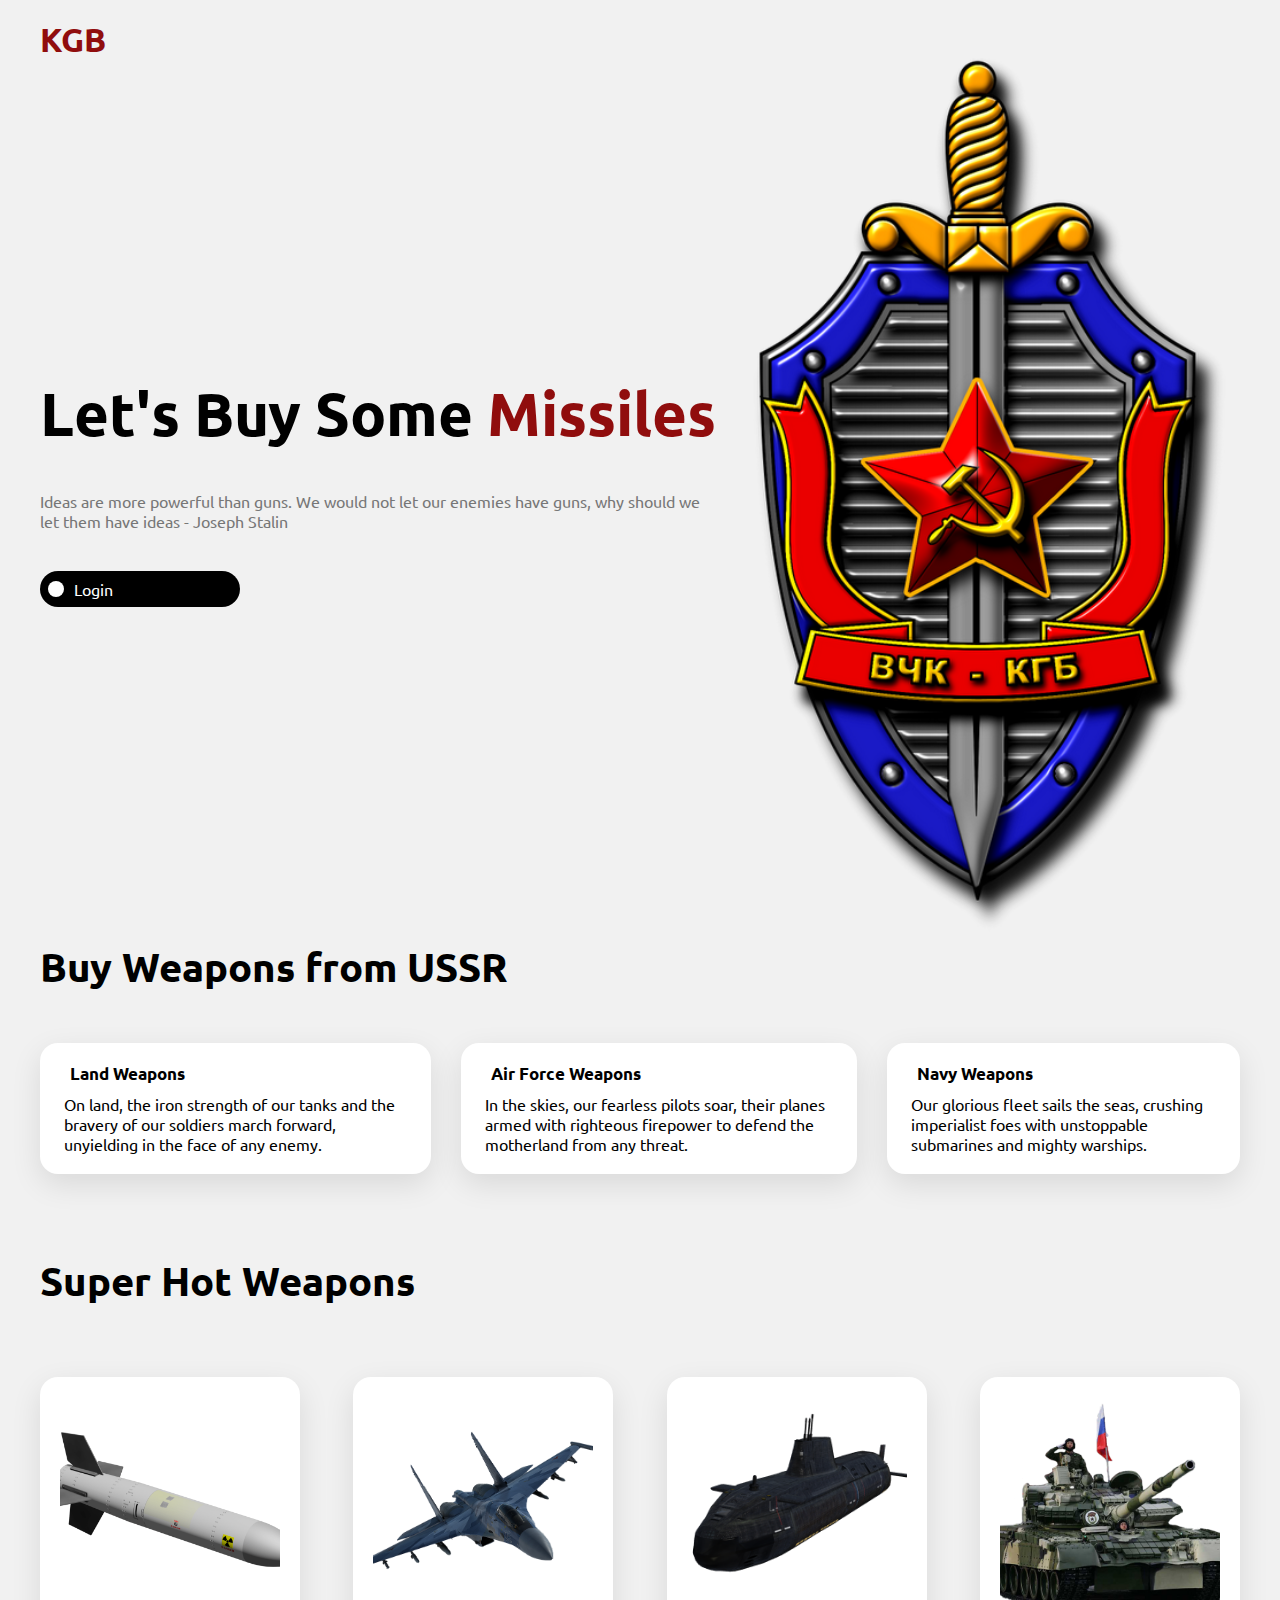
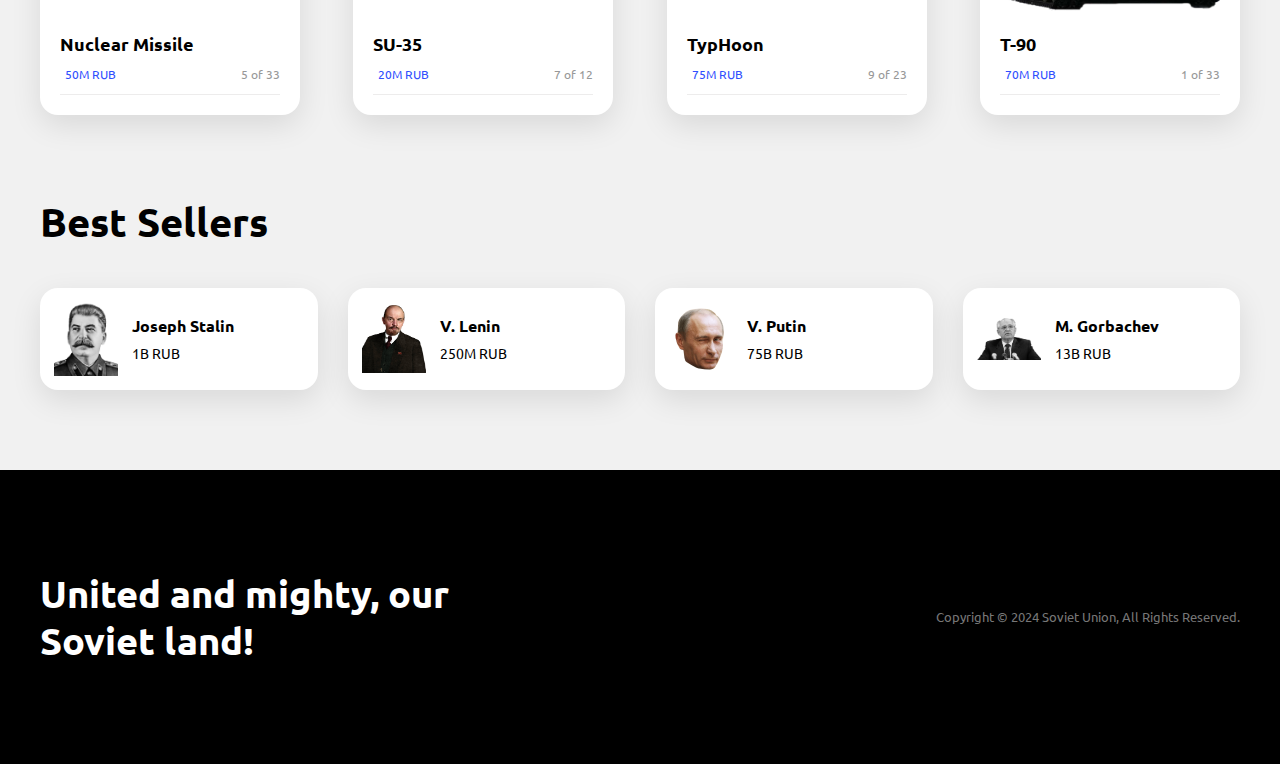
<file: index.html>
<!DOCTYPE html>
<html lang="en">

<head>
    <meta charset="UTF-8">
    <meta name="viewport" content="width=device-width, initial-scale=1.0">
    <link rel="stylesheet" href="homepage-style.css">
    <title>KGB Weapons Stock</title>
</head>

<body>
    <nav>
        <a href="index.html" class="logo">KGB</a>
    </nav>

    <header>
        <div class="left">
            <h1>Let's Buy Some <span>Missiles</span></h1>
            <p>Ideas are more powerful than guns. We would not let our enemies have guns, why should we let them have ideas - Joseph Stalin
            </p>
            <a href="login-page.html">
                <i class='bx bx-basket'></i>
                <span>Login</span>
            </a>
        </div>
        <img src="home-images/header.png">
    </header>

    <h2 class="separator">
        Buy Weapons from USSR
    </h2>

    <div class="sell-nft">
        <div class="item">
            <div class="header">
                <i class='bx bx-wallet-alt'></i>
                <h5>Land Weapons</h5>
            </div>
            <p>On land, the iron strength of our tanks and the bravery of our soldiers march forward, unyielding in the face of any enemy.</p>
        </div>
        <div class="item">
            <div class="header">
                <i class='bx bx-cart-alt'></i>
                <h5>Air Force Weapons</h5>
            </div>
            <p>In the skies, our fearless pilots soar, their planes armed with righteous firepower to defend the motherland from any threat.</p>
        </div>
        <div class="item">
            <div class="header">
                <i class='bx bx-grid-alt'></i>
                <h5>Navy Weapons</h5>
            </div>
            <p>Our glorious fleet sails the seas, crushing imperialist foes with unstoppable submarines and mighty warships.</p>
        </div>
    </div>

    <h2 class="separator">
        Super Hot Weapons
    </h2>

    <div class="nft-shop">

        <div class="nft-list">
            <div class="item">
                <img src="home-images/item-1.png">
                <div class="info">
                    <div>
                        <h5>Nuclear Missile</h5>
                        <div class="btc">
                            <i class='bx bxl-bitcoin'></i>
                            <p>50M RUB</p>
                        </div>
                    </div>
                    <p>5 of 33</p>
                </div>
            </div>
            <div class="item">
                <img src="home-images/item-2.png">
                <div class="info">
                    <div>
                        <h5>SU-35</h5>
                        <div class="btc">
                            <i class='bx bxl-bitcoin'></i>
                            <p>20M RUB</p>
                        </div>
                    </div>
                    <p>7 of 12</p>
                </div>
            </div>
            <div class="item">
                <img src="home-images/item-3.png">
                <div class="info">
                    <div>
                        <h5>TypHoon</h5>
                        <div class="btc">
                            <i class='bx bxl-bitcoin'></i>
                            <p>75M RUB</p>
                        </div>
                    </div>
                    <p>9 of 23</p>
                </div>
            </div>
            <div class="item">
                <img src="home-images/item-4.png">
                <div class="info">
                    <div>
                        <h5>T-90</h5>
                        <div class="btc">
                            <i class='bx bxl-bitcoin'></i>
                            <p>70M RUB</p>
                        </div>
                    </div>
                    <p>1 of 33</p>
                </div>
            </div>
        </div>

    </div>

    <h2 class="separator">
        Best Sellers
    </h2>

    <div class="sellers">
        <div class="item">
            <img src="home-images/profile-1.png">
            <div class="info">
                <h4>Joseph Stalin</h4>
                <p>1B RUB</p>
            </div>
        </div>
        <div class="item">
            <img src="home-images/profile-2.png">
            <div class="info">
                <h4>V. Lenin</h4>
                <p>250M RUB</p>
            </div>
        </div>
        <div class="item">
            <img src="home-images/profile-3.png">
            <div class="info">
                <h4>V. Putin</h4>
                <p>75B RUB</p>
            </div>
        </div>
        <div class="item">
            <img src="home-images/profile-4.png">
            <div class="info">
                <h4>M. Gorbachev</h4>
                <p>13B RUB</p>
            </div>
        </div>
    </div>

    <footer>
        <h3>United and mighty, our Soviet land! </h3>
        <div class="right">
            <p>Copyright © 2024 Soviet Union, All Rights Reserved.</p>
        </div>
    </footer>

</body>

</html>
</file>
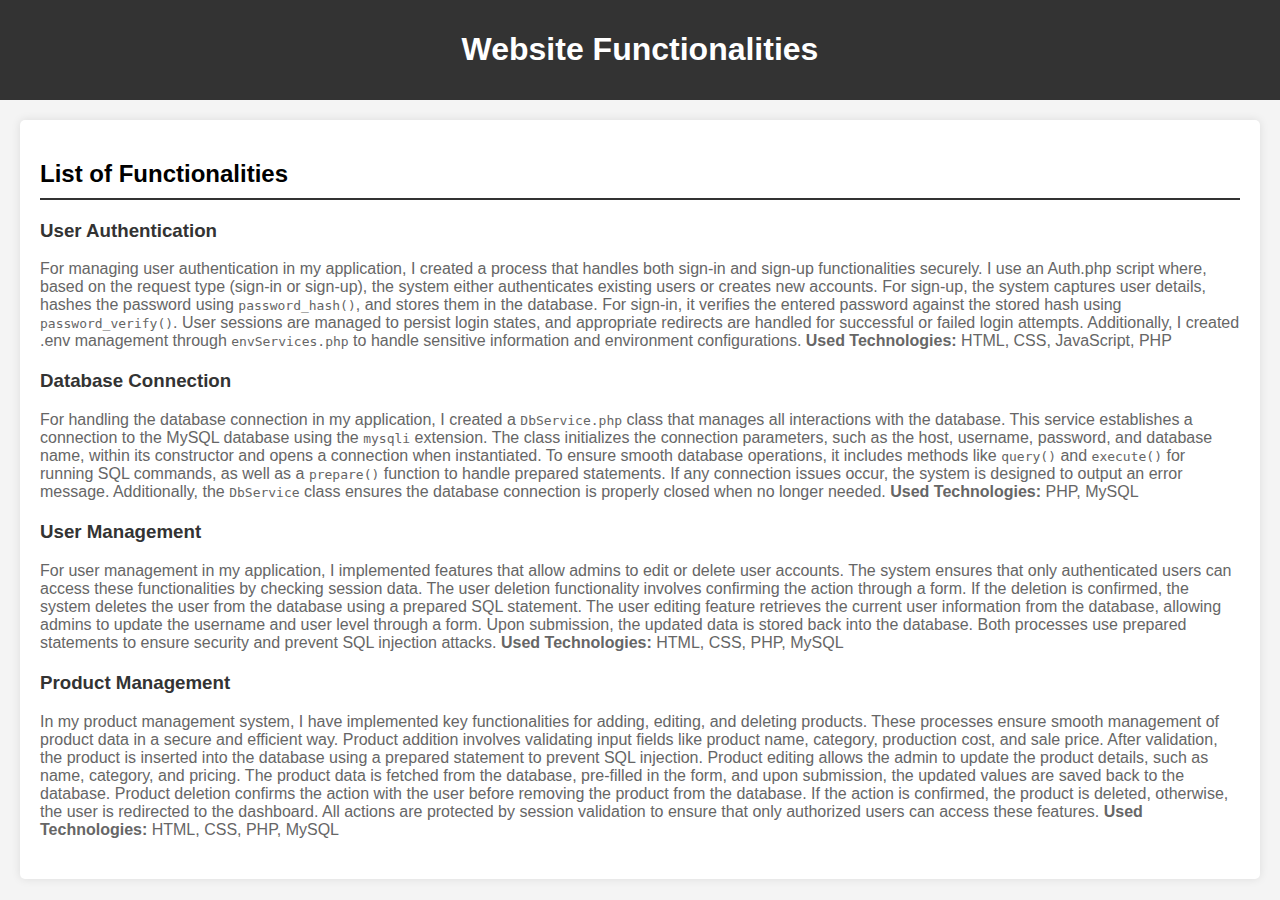
<file: functionalities.html>
<!DOCTYPE html>
<html lang="en">
<head>
    <meta charset="UTF-8">
    <meta name="viewport" content="width=device-width, initial-scale=1.0">
    <title>Functionalities</title>
    <link rel="stylesheet" href="css/function-styles.css">
</head>
<body>
    <header> 
        <h1>Website Functionalities</h1>
    </header>
    <main>
        <section>
            <h2>List of Functionalities</h2>
            <ul>
                <li>
                    <h3>User Authentication</h3>
                    <p>For managing user authentication in my application, I created a process that handles both sign-in and sign-up functionalities securely. 
                        I use an Auth.php script where, based on the request type (sign-in or sign-up), the system either authenticates existing users or creates new accounts.
                        For sign-up, the system captures user details, hashes the password using <code>password_hash()</code>, and stores them in the database.
                        For sign-in, it verifies the entered password against the stored hash using <code>password_verify()</code>.
                        User sessions are managed to persist login states, and appropriate redirects are handled for successful or failed login attempts.
                        Additionally, I created .env management through <code>envServices.php</code> to handle sensitive information and environment configurations.
                        <strong>Used Technologies:</strong> HTML, CSS, JavaScript, PHP
                    </p>
                </li>
                <li>
                    <h3>Database Connection</h3>
                    <p>For handling the database connection in my application, I created a <code>DbService.php</code> class that manages all interactions with the database. 
                        This service establishes a connection to the MySQL database using the <code>mysqli</code> extension. 
                        The class initializes the connection parameters, such as the host, username, password, and database name, within its constructor and opens a connection when instantiated.
                        To ensure smooth database operations, it includes methods like <code>query()</code> and <code>execute()</code> for running SQL commands, as well as a <code>prepare()</code> function to handle prepared statements. 
                        If any connection issues occur, the system is designed to output an error message. Additionally, the <code>DbService</code> class ensures the database connection is properly closed when no longer needed.
                        <strong>Used Technologies:</strong> PHP, MySQL
                    </p>
                </li>
                <li>
                    <h3>User Management</h3>
                    <p>For user management in my application, I implemented features that allow admins to edit or delete user accounts. The system ensures that only authenticated users can access these functionalities by checking session data.
                        The user deletion functionality involves confirming the action through a form. If the deletion is confirmed, the system deletes the user from the database using a prepared SQL statement.
                        The user editing feature retrieves the current user information from the database, allowing admins to update the username and user level through a form. Upon submission, the updated data is stored back into the database.
                        Both processes use prepared statements to ensure security and prevent SQL injection attacks.
                        <strong>Used Technologies:</strong> HTML, CSS, PHP, MySQL
                    </p>
                </li>
                <li>
                    <h3>Product Management</h3>
                    <p>In my product management system, I have implemented key functionalities for adding, editing, and deleting products. These processes ensure smooth management of product data in a secure and efficient way.
                        Product addition involves validating input fields like product name, category, production cost, and sale price. After validation, the product is inserted into the database using a prepared statement to prevent SQL injection.
                        Product editing allows the admin to update the product details, such as name, category, and pricing. The product data is fetched from the database, pre-filled in the form, and upon submission, the updated values are saved back to the database.
                        Product deletion confirms the action with the user before removing the product from the database. If the action is confirmed, the product is deleted, otherwise, the user is redirected to the dashboard.
                        All actions are protected by session validation to ensure that only authorized users can access these features.
                        <strong>Used Technologies:</strong> HTML, CSS, PHP, MySQL
                    </p>
                </li>
            </ul>
        </section>
    </main>
</body>
</html>
</file>
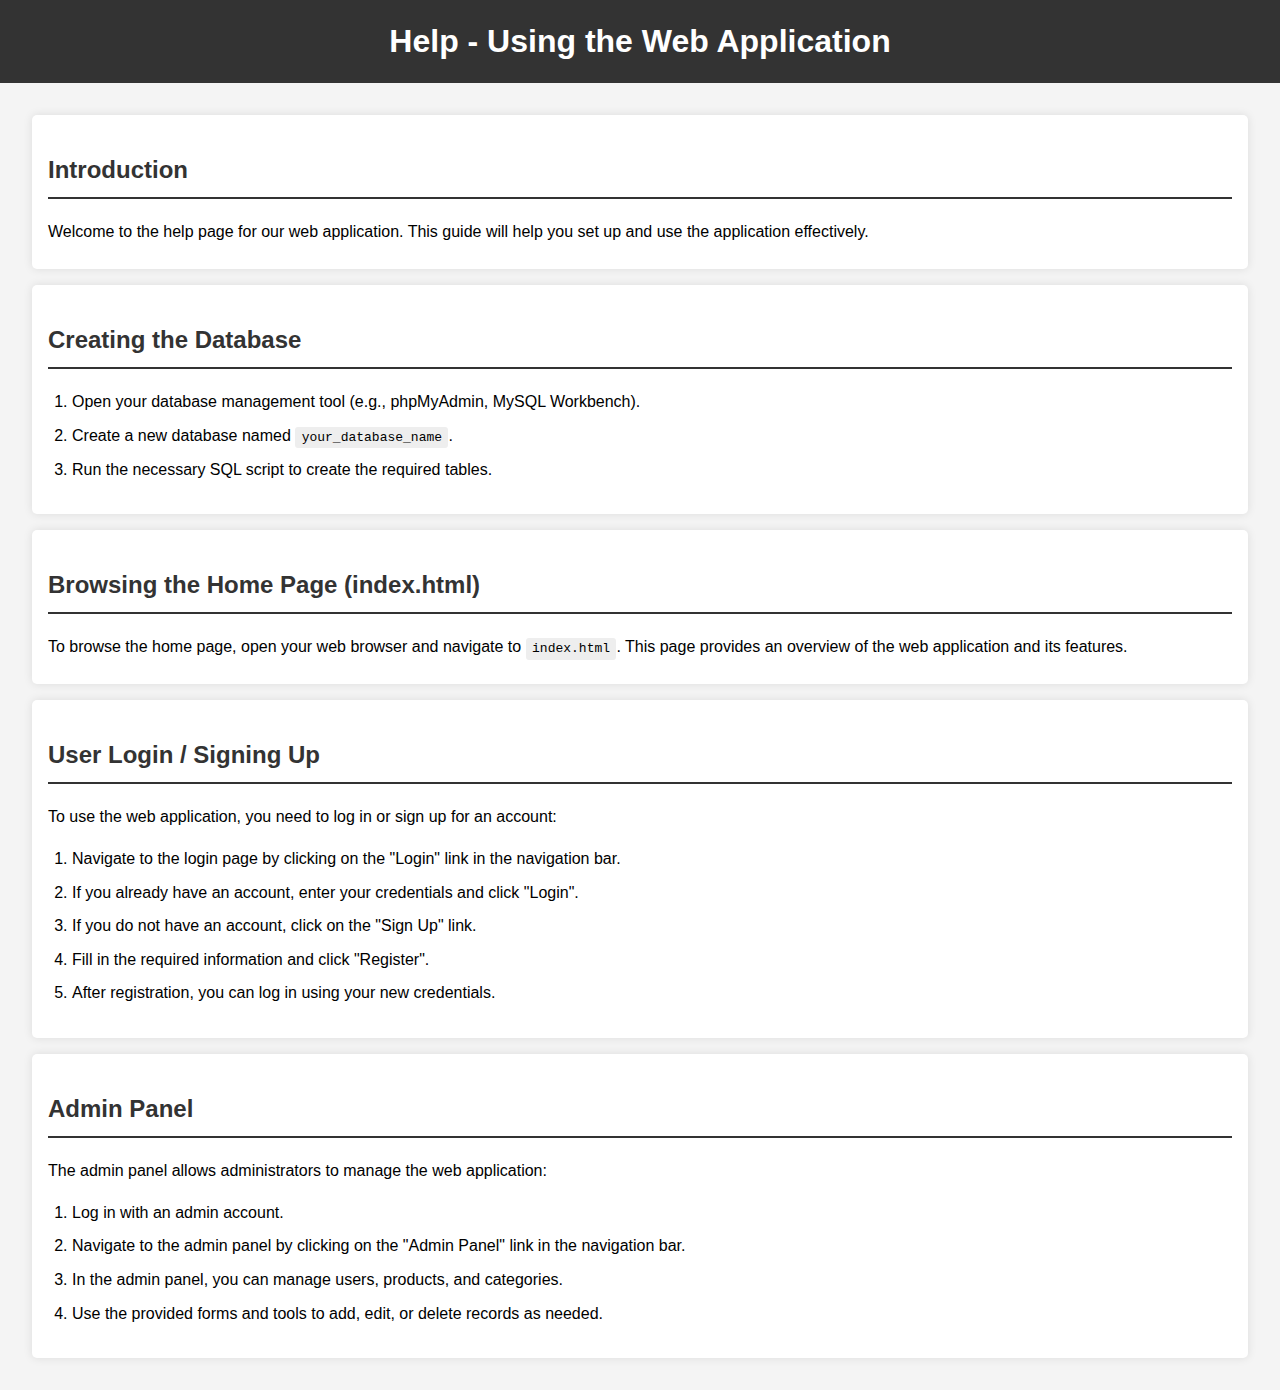
<file: help-page.html>
<!DOCTYPE html>
<html lang="en">
<head>
    <meta charset="UTF-8">
    <meta name="viewport" content="width=device-width, initial-scale=1.0">
    <title>Help - Web Application</title>
    <link rel="stylesheet" href="css/help-styles.css">
</head>
<body>
    <header>
        <h1>Help - Using the Web Application</h1>
    </header>
    <main>
        <section id="introduction">
            <h2>Introduction</h2>
            <p>Welcome to the help page for our web application. This guide will help you set up and use the application effectively.</p>
        </section>
        
        <section id="creating-database">
            <h2>Creating the Database</h2>
            <ol>
                <li>Open your database management tool (e.g., phpMyAdmin, MySQL Workbench).</li>
                <li>Create a new database named <code>your_database_name</code>.</li>
                <li>Run the necessary SQL script to create the required tables.</li>
            </ol>
        </section>

        <section id="browsing-index">
            <h2>Browsing the Home Page (index.html)</h2>
            <p>To browse the home page, open your web browser and navigate to <code>index.html</code>. This page provides an overview of the web application and its features.</p>
        </section>

        <section id="user-login-signup">
            <h2>User Login / Signing Up</h2>
            <p>To use the web application, you need to log in or sign up for an account:</p>
            <ol>
                <li>Navigate to the login page by clicking on the "Login" link in the navigation bar.</li>
                <li>If you already have an account, enter your credentials and click "Login".</li>
                <li>If you do not have an account, click on the "Sign Up" link.</li>
                <li>Fill in the required information and click "Register".</li>
                <li>After registration, you can log in using your new credentials.</li>
            </ol>
        </section>

        <section id="admin-panel">
            <h2>Admin Panel</h2>
            <p>The admin panel allows administrators to manage the web application:</p>
            <ol>
                <li>Log in with an admin account.</li>
                <li>Navigate to the admin panel by clicking on the "Admin Panel" link in the navigation bar.</li>
                <li>In the admin panel, you can manage users, products, and categories.</li>
                <li>Use the provided forms and tools to add, edit, or delete records as needed.</li>
            </ol>
        </section>
    </main>
</body>
</html>
</file>
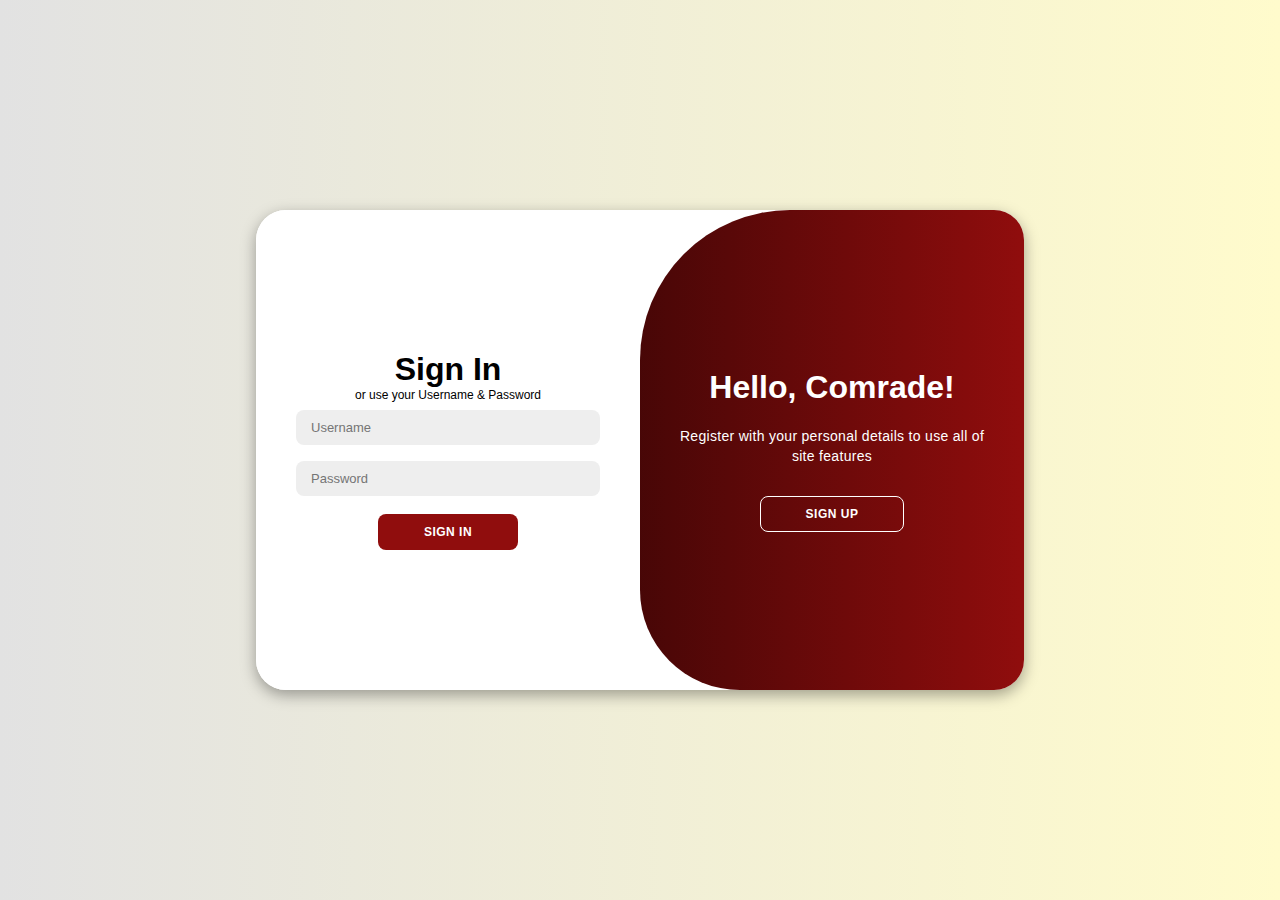
<file: login-page.html>
<!DOCTYPE html>
<html lang="en">

<head>
    <meta charset="UTF-8">
    <meta name="viewport" content="width=device-width, initial-scale=1.0">
    <link rel="stylesheet" href="css/login-page-style.css">
    <title>Login Page</title>
</head>

<body>

    <div class="container" id="container">
        <div class="form-container sign-up">
            <form>
                <h1>Create Account</h1>
                <span>or use your details for registeration</span>
                <input type="text" placeholder="Name">
                <input type="text" placeholder="Username">
                <input type="password" placeholder="Password">
                <button>Sign Up</button>
            </form>
        </div>
        <div class="form-container sign-in">
            <form>
                <h1>Sign In</h1>
                <span>or use your Username & Password</span>
                <input type="text" placeholder="Username">
                <input type="password" placeholder="Password">
                <button type="submit">Sign In</button>
            </form>
        </div>
        <div class="toggle-container">
            <div class="toggle">
                <div class="toggle-panel toggle-left">
                    <h1>Welcome Back Comrade!</h1>
                    <p>Enter your personal details to use all of site features</p>
                    <button class="hidden" id="login">Sign In</button>
                </div>
                <div class="toggle-panel toggle-right">
                    <h1>Hello, Comrade!</h1>
                    <p>Register with your personal details to use all of site features</p>
                    <button class="hidden" id="register">Sign Up</button>
                </div>
            </div>
        </div>
    </div>

    <script src="js/login-page-script.js"></script>
</body>

</html>
</file>
<file: homepage-style.css>
@import url('https://fonts.googleapis.com/css2?family=Ubuntu:wght@300;400;500;700&display=swap');

*{
    margin: 0;
    padding: 0;
    box-sizing: border-box;
    font-family: 'Ubuntu', sans-serif;
}

a{
    text-decoration: none;
    color: #000;
}

img{
    object-fit: cover;
}

body{
    background-color: #f1f1f1;
}

nav{
    padding: 0 80px;
    display: flex;
    align-items: center;
    justify-content: space-between;
    height: 80px;
}

nav a.logo{
    font-size: 33px;
    color: #900d0d;
    font-weight: 600;
}

header{
    padding: 0 80px;
    height: calc(100vh - 80px);
    display: flex;
    align-items: center;
    justify-content: space-between;
}

header .left{
    width: 700px;
}

header .left h1{
    font-size: 80px;
}

header .left h1 span{
    color: #900d0d;
}

header .left p{
    margin: 40px 0;
    color: #777;
}

header .left a{
    display: flex;
    align-items: center;
    background: #000;
    width: 200px;
    padding: 8px;
    border-radius: 60px;
}

header .left a i{
    background-color: #fff;
    font-size: 24px;
    border-radius: 50%;
    padding: 8px;
}

header .left a span{
    color: #fff;
    margin-left: 10px;
}

header img{
    width: 600px;
}

h2.separator{
    padding: 0 80px;
    font-size: 40px;
    margin-top: 40px;
}

.sell-nft{
    padding: 0 80px;
    margin: 50px 0 80px;
    display: flex;
    justify-content: space-between;
    gap: 30px;
}

.sell-nft .item,
.nft-shop .nft-list .item{
    padding: 20px;
    background: #fff;
    border-radius: 18px;
    box-shadow: 0 10px 30px rgba(0, 0, 0, 0.1);
    transition: all 0.3s ease;
}

.sell-nft .item:hover,
.nft-shop .nft-list .item:hover,
.sellers .item:hover{
    box-shadow: none;
}

.sell-nft .item .header{
    display: flex;
    align-items: center;
    gap: 10px;
}

.sell-nft .item .header i{
    font-size: 40px;
}

.sell-nft .item .header h5{
    font-size: 17px;
}

.sell-nft .item p{
    margin-top: 10px;
    padding: 0 4px;
}

.nft-shop{
    padding: 0 80px;
    margin-top: 30px;
}

.nft-shop .category{
    display: flex;
    gap: 14px;
}

.nft-shop .category a{
    background-color: #dfdcdc;
    padding: 8px 14px;
    font-size: 15px;
    border-radius: 14px;
    transition: all 0.3s ease;
}

.nft-shop .category a:hover{
    color: #fff;
    background-color: #0f2182;
}

.nft-shop .nft-list{
    padding: 40px 0;
    display: flex;
    justify-content: space-between;
    gap: 20px;
}

.nft-shop .nft-list .item img{
    width: 280px;
    height: 280px;
    border-radius: 18px;
}

.nft-shop .nft-list .item .info{
    display: flex;
    align-items: flex-end;
    justify-content: space-between;
    padding: 12px 0;
    border-bottom: 1px solid #edecec;
}

.nft-shop .nft-list .item .info h5{
    font-size: 18px;
}

.nft-shop .nft-list .item .info .btc{
    margin-top: 10px;
    display: flex;
    align-items: center;
    gap: 5px;
}

.nft-shop .nft-list .item .btc i{
    font-size: 22px;
    color: #304ffe;
}

.nft-shop .nft-list .item .btc p{
    font-size: 12px;
    color: #304ffe;
}

.nft-shop .nft-list .item .info > p{
    font-size: 12px;
    color: #989898;
}

.nft-shop .nft-list .item .bid{
    padding: 14px 0 4px;
    display: flex;
    align-items: center;
    justify-content: space-between;
}

.nft-shop .nft-list .item .bid p,
.nft-shop .nft-list .item .bid a{
    background-color: #edecec;
    padding: 6px 10px;
    font-size: 13px;
    border-radius: 10px;
}

.nft-shop .nft-list .item .bid a{
    color: #304ffe;
    background: transparent;
    font-weight: bold;
    transition: all 0.3s ease;
}

.nft-shop .nft-list .item .bid a:hover{
    color: #fff;
    background-color: #000;
}

.view-more{
    margin: 10px 0 40px;
    display: flex;
    justify-content: center;
}

.view-more button{
    padding: 10px 20px;
    font-size: 16px;
    border: none;
    background: #dfdcdc;
    border-radius: 10px;
    cursor: pointer;
    transition: all 0.3s ease;
}

.view-more button:hover{
    color: #fff;
    background: #0f2182;
}

.sellers{
    padding: 0 80px;
    margin: 40px 0 80px;
    display: flex;
    gap: 30px;
}

.sellers .item{
    background: #fff;
    display: flex;
    align-items: center;
    width: 25%;
    gap: 14px;
    padding: 14px;
    border-radius: 18px;
    cursor: pointer;
    box-shadow: 0 10px 30px rgba(0, 0, 0, 0.1);
    transition: all 0.3s ease;
}

.sellers .item img{
    width: 64px;
}

.sellers .item .info p{
    font-size: 14px;
    margin-top: 8px;
}

footer{
    background-color: #000;
    color: #fff;
    padding: 100px 80px;
    display: flex;
    align-items: center;
    justify-content: space-between;
}

footer h3{
    font-size: 48px;
}

footer .right{
    width: 80%;
    display: flex;
    flex-direction: column;
    align-items: flex-end;
    gap: 26px;
}

footer .right .links{
    display: flex;
    gap: 30px;
}

footer .right .links a{
    color: #989898;
    transition: color 0.3s ease;
}

footer .right .links a:hover{
    color: #fff;
}

footer .right .social{
    display: flex;
    align-items: center;
    gap: 10px;
}

footer .right .social i{
    font-size: 30px;
    cursor: pointer;
    transition: color 0.3s ease;
}

footer .right .social i:hover{
    color: #304ffe;
}

footer .right p{
    font-size: 13px;
    color: #777;
}

@media screen and (max-width: 1400px) {
    
    nav,
    header,
    h2.separator,
    .sell-nft,
    .nft-shop,
    .sellers{
        padding: 0 40px;
    }

    header .left h1{
        font-size: 60px;
    }

    header img{
        width: 540px;
    }

    .nft-shop .nft-list .item img{
        width: 220px;
        height: 220px;
    }

    footer{
        padding: 100px 40px;
    }

    footer h3{
        font-size: 38px;
    }

}

@media screen and (max-width: 1200px) {
    
    header .left h1{
        font-size: 48px;
    }

    header img{
        width: 480px;
    }

    h2.separator{
        font-size: 34px;
    }

    .sell-nft .item .header i{
        font-size: 36px;
    }

    .sell-nft .item .header h5{
        font-size: 15px;
    }

    .sell-nft .item p{
        font-size: 13px;
    }

    .nft-shop .nft-list{
        flex-wrap: wrap;
        row-gap: 30px;
    }

    .nft-shop .nft-list .item{
        width: 48%;
    }

    .nft-shop .nft-list .item img{
        width: 100%;
        height: auto;
    }

    .sellers{
        flex-wrap: wrap;
    }

    .sellers .item{
        width: 48%;
    }

    footer .links a{
        font-size: 15px;
    }

}

@media screen and (max-width: 992px) {
    
    nav a.logo{
        font-size: 28px;
    }

    nav .links a{
        font-size: 14px;
    }

    header{
        flex-direction: column-reverse;
        height: auto;
        margin-bottom: 60px;
    }

    header .left{
        width: 100%;
    }

    header img{
        width: 100%;
    }

    .sell-nft{
        flex-wrap: wrap;
        gap: 20px;
    }

    .sell-nft .item{
        width: 48%;
    }

    .sellers{
        gap: 20px;
    }

    footer{
        flex-direction: column;
        padding: 60px 40px;
    }

    footer h3{
        margin-bottom: 40px;
        font-size: 32px;
    }

    footer .right{
        width: 100%;
        align-items: center;
    }

}

@media screen and (max-width: 768px) {
    
    nav,
    header,
    h2.separator,
    .sell-nft,
    .nft-shop,
    .sellers{
        padding: 0 20px;
    }

    nav a.logo{
        display: none;
    }

    nav .links a{
        font-size: 12px;
    }

    nav .login button{
        font-size: 12px;
        padding: 6px 10px;
    }

    header .left h1{
        font-size: 36px;
    }

    header .left p{
        font-size: 14px;
    }

    header .left a{
        padding: 6px;
        width: 160px;
        font-size: 14px;
    }

    header .left a i{
        padding: 6px;
    }

    h2.separator{
        font-size: 30px;
    }

    footer{
        padding: 40px 20px;
    }

}

@media screen and (max-width: 576px) {
    
    header .left h1{
        font-size: 30px;
    }

    .sell-nft .item{
        width: 100%;
    }

    .nft-shop .nft-list .item,
    .sellers .item{
        width: 47%;
    }

    .nft-shop .category a{
        font-size: 13px;
    }

}
</file>
<file: css/function-styles.css>
body {
    font-family: Arial, sans-serif;
    margin: 0;
    padding: 0;
    background-color: #f4f4f4;
}
header {
    background-color: #333;
    color: #fff;
    padding: 10px 0;
    text-align: center;
}
main {
    padding: 20px;
}
section {
    background-color: #fff;
    padding: 20px;
    border-radius: 5px;
    box-shadow: 0 0 10px rgba(0, 0, 0, 0.1);
}
h2 {
    border-bottom: 2px solid #333;
    padding-bottom: 10px;
}
ul {
    list-style-type: none;
    padding: 0;
}
li {
    margin-bottom: 20px;
}
h3 {
    color: #333;
}
p {
    color: #666;
}
footer {
    background-color: #333;
    color: #fff;
    text-align: center;
    padding: 10px 0;
    position: fixed;
    width: 100%;
    bottom: 0;
}
</file>
<file: css/help-styles.css>
/* help-styles.css */

body {
    font-family: Arial, sans-serif;
    line-height: 1.6;
    margin: 0;
    padding: 0;
    background-color: #f4f4f4;
}

header {
    background: #333;
    color: #fff;
    padding: 1rem 0;
    text-align: center;
}

header h1 {
    margin: 0;
    font-size: 2rem;
}

main {
    padding: 1rem 2rem;
}

section {
    background: #fff;
    margin: 1rem 0;
    padding: 1rem;
    border-radius: 5px;
    box-shadow: 0 0 10px rgba(0, 0, 0, 0.1);
}

section h2 {
    color: #333;
    border-bottom: 2px solid #333;
    padding-bottom: 0.5rem;
}

section p {
    margin: 0.5rem 0;
}

section ol {
    margin: 1rem 0;
    padding-left: 1.5rem;
}

section ol li {
    margin: 0.5rem 0;
}

code {
    background: #eee;
    padding: 0.2rem 0.4rem;
    border-radius: 3px;
}
</file>
<file: css/login-page-style.css>
@import url('https://fonts.googleapis.com/css2?family=Ubuntu:wght@300;400;500;700&display=swap');

*{
    margin: 0;
    padding: 0;
    box-sizing: border-box;
    font-family: 'Montserrat', sans-serif;
}

body{
    background-color: #fffbcc;
    background: linear-gradient(to right, #e2e2e2, #fffbcc);
    display: flex;
    align-items: center;
    justify-content: center;
    flex-direction: column;
    height: 100vh;
}

.container{
    background-color: #fff;
    border-radius: 30px;
    box-shadow: 0 5px 15px rgba(0, 0, 0, 0.35);
    position: relative;
    overflow: hidden;
    width: 768px;
    max-width: 100%;
    min-height: 480px;
}

.container p{
    font-size: 14px;
    line-height: 20px;
    letter-spacing: 0.3px;
    margin: 20px 0;
}

.container span{
    font-size: 12px;
}

.container a{
    color: #333;
    font-size: 13px;
    text-decoration: none;
    margin: 15px 0 10px;
}

.container button{
    background-color: #900d0d;
    color: #fff;
    font-size: 12px;
    padding: 10px 45px;
    border: 1px solid transparent;
    border-radius: 8px;
    font-weight: 600;
    letter-spacing: 0.5px;
    text-transform: uppercase;
    margin-top: 10px;
    cursor: pointer;
}

.container button.hidden{
    background-color: transparent;
    border-color: #fff;
}

.container form{
    background-color: #fff;
    display: flex;
    align-items: center;
    justify-content: center;
    flex-direction: column;
    padding: 0 40px;
    height: 100%;
}

.container input{
    background-color: #eee;
    border: none;
    margin: 8px 0;
    padding: 10px 15px;
    font-size: 13px;
    border-radius: 8px;
    width: 100%;
    outline: none;
}

.form-container{
    position: absolute;
    top: 0;
    height: 100%;
    transition: all 0.6s ease-in-out;
}

.sign-in{
    left: 0;
    width: 50%;
    z-index: 2;
}

.container.active .sign-in{
    transform: translateX(100%);
}

.sign-up{
    left: 0;
    width: 50%;
    opacity: 0;
    z-index: 1;
}

.container.active .sign-up{
    transform: translateX(100%);
    opacity: 1;
    z-index: 5;
    animation: move 0.6s;
}

@keyframes move{
    0%, 49.99%{
        opacity: 0;
        z-index: 1;
    }
    50%, 100%{
        opacity: 1;
        z-index: 5;
    }
}


.toggle-container{
    position: absolute;
    top: 0;
    left: 50%;
    width: 50%;
    height: 100%;
    overflow: hidden;
    transition: all 0.6s ease-in-out;
    border-radius: 150px 0 0 100px;
    z-index: 1000;
}

.container.active .toggle-container{
    transform: translateX(-100%);
    border-radius: 0 150px 100px 0;
}

.toggle{
    background-color: #900d0d;
    height: 100%;
    background: linear-gradient(to right, #000, #900d0d);
    color: #fff;
    position: relative;
    left: -100%;
    height: 100%;
    width: 200%;
    transform: translateX(0);
    transition: all 0.6s ease-in-out;
}

.container.active .toggle{
    transform: translateX(50%);
}

.toggle-panel{
    position: absolute;
    width: 50%;
    height: 100%;
    display: flex;
    align-items: center;
    justify-content: center;
    flex-direction: column;
    padding: 0 30px;
    text-align: center;
    top: 0;
    transform: translateX(0);
    transition: all 0.6s ease-in-out;
}

.toggle-left{
    transform: translateX(-200%);
}

.container.active .toggle-left{
    transform: translateX(0);
}

.toggle-right{
    right: 0;
    transform: translateX(0);
}

.container.active .toggle-right{
    transform: translateX(200%);
}
</file>
